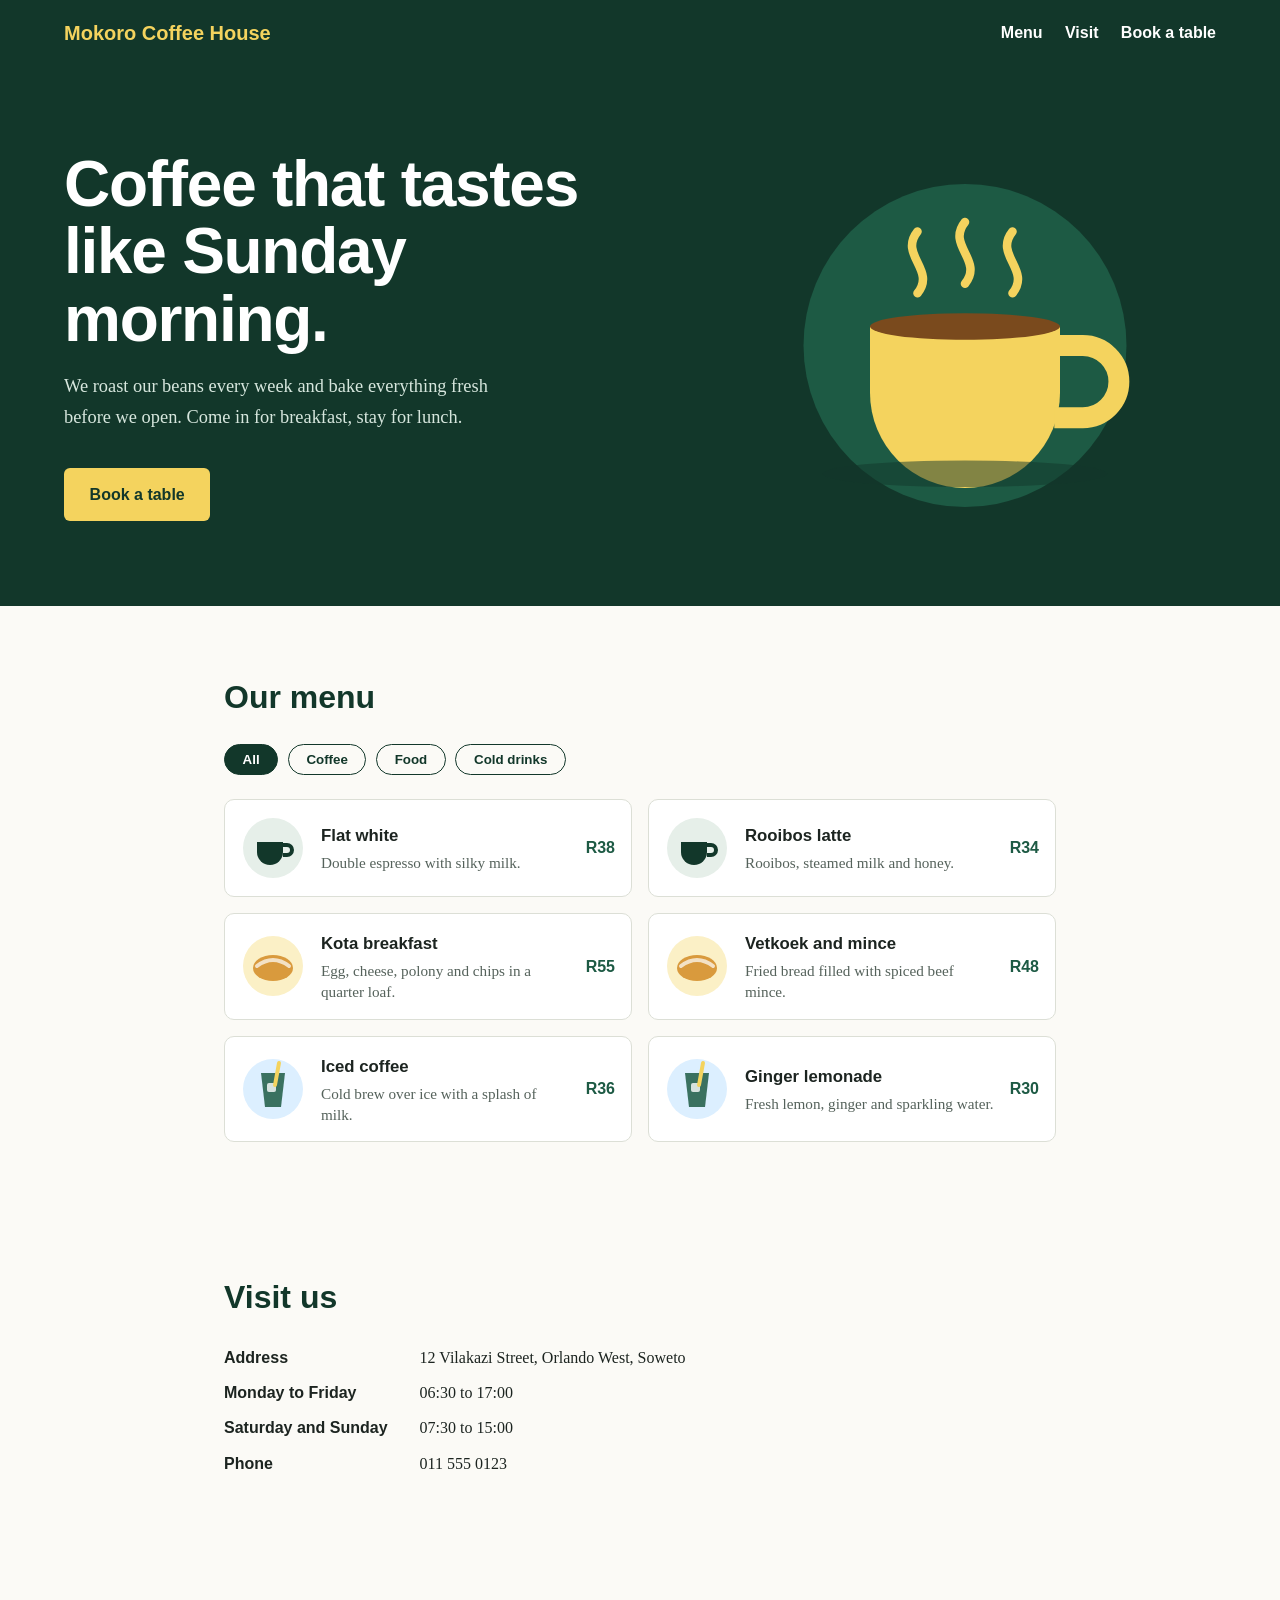
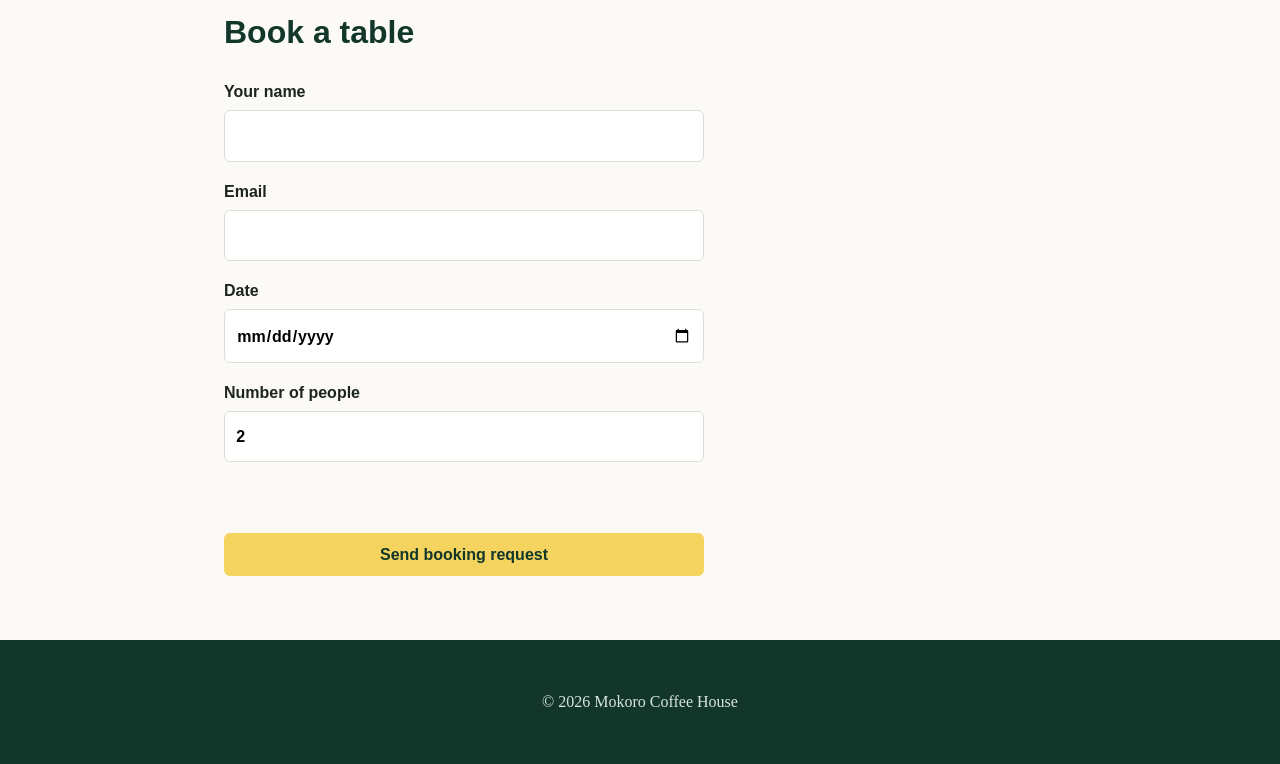
<file: index.html>
<!DOCTYPE html>
<html lang="en">
<head>
  <meta charset="UTF-8">
  <meta name="viewport" content="width=device-width, initial-scale=1">
  <title>Mokoro Coffee House | Soweto</title>
  <meta name="description" content="SNETHEMBA Coffee House: fresh coffee, breakfast and light lunches in Soweto.">
  <link rel="icon" href="images/favicon.svg" type="image/svg+xml">
  <link rel="stylesheet" href="css/style.css">
</head>
<body>
  <header class="top">
    <a class="brand" href="#top">Mokoro Coffee House</a>
    <nav><a href="#menu">Menu</a><a href="#visit">Visit</a><a href="#book">Book a table</a></nav>
  </header>

  <main id="top">
    <section class="hero">
      <div>
        <h1>Coffee that tastes like Sunday morning.</h1>
        <p>We roast our beans every week and bake everything fresh before we open. Come in for breakfast, stay for lunch.</p>
        <a class="btn" href="#book">Book a table</a>
      </div>
      <img src="images/hero-cup.svg" alt="Illustration of a steaming cup of coffee">
    </section>

    <section id="menu" class="wrap">
      <h2>Our menu</h2>
      <div class="filters" role="group" aria-label="Filter the menu">
        <button class="filter active" data-filter="all">All</button>
        <button class="filter" data-filter="coffee">Coffee</button>
        <button class="filter" data-filter="food">Food</button>
        <button class="filter" data-filter="cold">Cold drinks</button>
      </div>
      <div class="menu-grid" id="menuGrid">
        <article class="item" data-cat="coffee"><img src="images/coffee.svg" alt=""><div><h3>Flat white</h3><p>Double espresso with silky milk.</p></div><span class="price">R38</span></article>
        <article class="item" data-cat="coffee"><img src="images/coffee.svg" alt=""><div><h3>Rooibos latte</h3><p>Rooibos, steamed milk and honey.</p></div><span class="price">R34</span></article>
        <article class="item" data-cat="food"><img src="images/food.svg" alt=""><div><h3>Kota breakfast</h3><p>Egg, cheese, polony and chips in a quarter loaf.</p></div><span class="price">R55</span></article>
        <article class="item" data-cat="food"><img src="images/food.svg" alt=""><div><h3>Vetkoek and mince</h3><p>Fried bread filled with spiced beef mince.</p></div><span class="price">R48</span></article>
        <article class="item" data-cat="cold"><img src="images/cold.svg" alt=""><div><h3>Iced coffee</h3><p>Cold brew over ice with a splash of milk.</p></div><span class="price">R36</span></article>
        <article class="item" data-cat="cold"><img src="images/cold.svg" alt=""><div><h3>Ginger lemonade</h3><p>Fresh lemon, ginger and sparkling water.</p></div><span class="price">R30</span></article>
      </div>
    </section>

    <section id="visit" class="wrap visit">
      <h2>Visit us</h2>
      <dl>
        <dt>Address</dt><dd>12 Vilakazi Street, Orlando West, Soweto</dd>
        <dt>Monday to Friday</dt><dd>06:30 to 17:00</dd>
        <dt>Saturday and Sunday</dt><dd>07:30 to 15:00</dd>
        <dt>Phone</dt><dd>011 555 0123</dd>
      </dl>
    </section>

    <section id="book" class="wrap">
      <h2>Book a table</h2>
      <!-- Netlify Forms: Netlify finds this form when the site is deployed -->
      <form name="booking" method="POST" data-netlify="true" netlify-honeypot="bot-field" action="thanks.html" id="bookForm" novalidate>
        <input type="hidden" name="form-name" value="booking">
        <p hidden><label>Leave this empty: <input name="bot-field"></label></p>
        <label>Your name<input type="text" name="name" required></label>
        <label>Email<input type="email" name="email" required></label>
        <label>Date<input type="date" name="date" required></label>
        <label>Number of people<input type="number" name="guests" min="1" max="12" value="2" required></label>
        <p class="error" id="formError" role="alert"></p>
        <button class="btn" type="submit">Send booking request</button>
      </form>
    </section>
  </main>

  <footer><p>&copy; <span id="year">2026</span> Mokoro Coffee House</p></footer>
  <script src="js/script.js"></script>
</body>
</html>
</file>
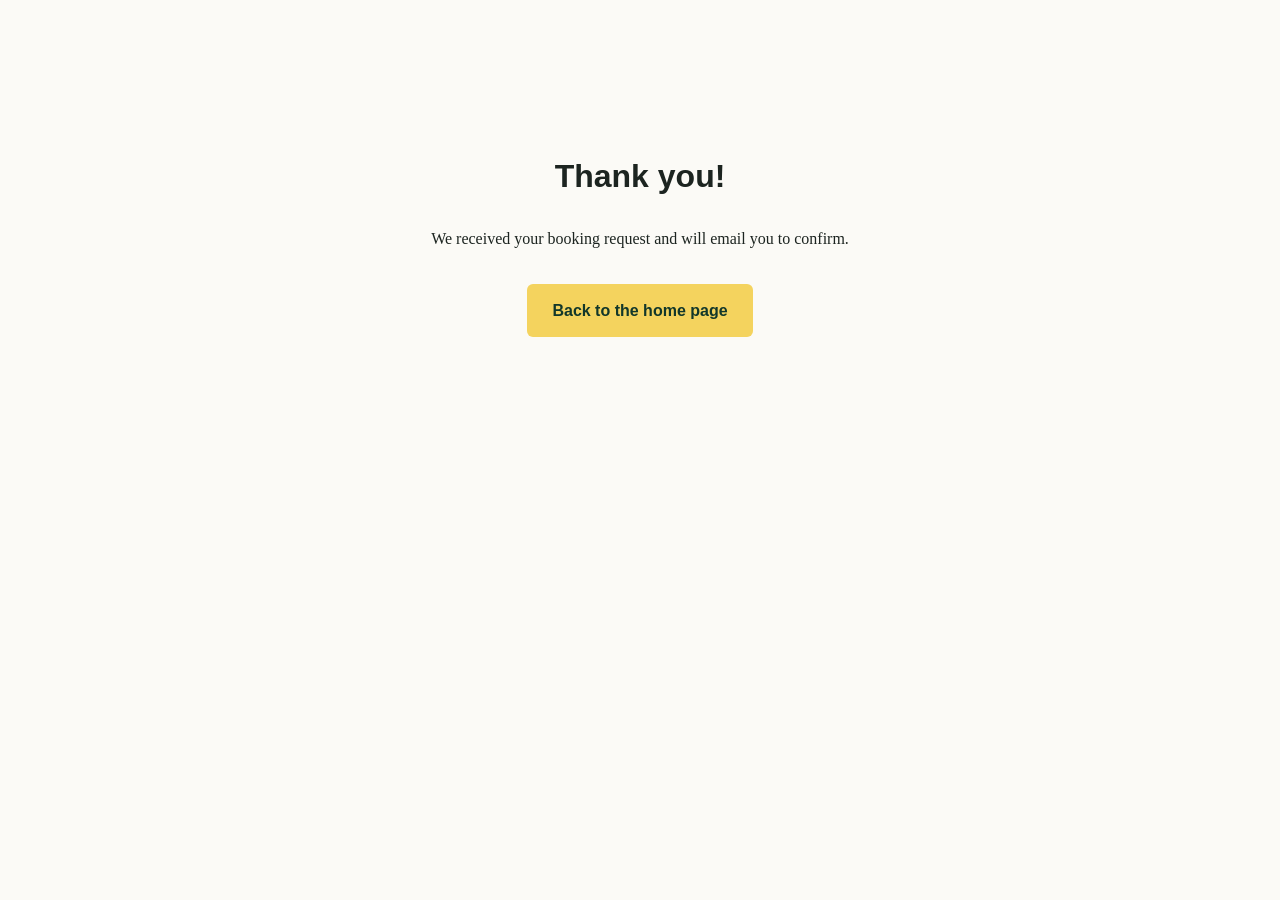
<file: thanks.html>
<!DOCTYPE html>
<html lang="en"><head><meta charset="UTF-8"><meta name="viewport" content="width=device-width, initial-scale=1"><title>Thank you | Mokoro Coffee House</title><link rel="stylesheet" href="css/style.css"></head>
<body><main class="wrap thanks"><h1>Thank you!</h1><p>We received your booking request and will email you to confirm.</p><a class="btn" href="index.html">Back to the home page</a></main></body></html>
</file>
<file: css/style.css>
:root{--green:#12372a;--green-2:#1d5a44;--butter:#f4d35e;--paper:#fbfaf6;--ink:#1c2420;--muted:#55625b;--line:#dcdfd6}
*{box-sizing:border-box}
html{scroll-behavior:smooth}
body{margin:0;font-family:Georgia,"Times New Roman",serif;background:var(--paper);color:var(--ink);line-height:1.7}
h1,h2,h3,.brand,.btn,nav,button,label{font-family:"Trebuchet MS","Segoe UI",Arial,sans-serif}
:focus-visible{outline:3px solid var(--green-2);outline-offset:3px}
.top{display:flex;justify-content:space-between;align-items:center;flex-wrap:wrap;gap:.5rem 2rem;padding:1rem 5vw;background:var(--green);color:#fff}
.brand{font-weight:800;font-size:1.25rem;color:var(--butter);text-decoration:none}
nav a{color:#fff;text-decoration:none;margin-left:1.4rem;font-weight:600}
nav a:hover{color:var(--butter)}
.hero{display:grid;grid-template-columns:1.2fr 1fr;gap:3rem;align-items:center;padding:5rem 5vw;background:var(--green);color:#fff}
.hero h1{font-size:clamp(2.2rem,5.5vw,4rem);line-height:1.05;margin:0 0 1rem;letter-spacing:-.02em}
.hero p{max-width:50ch;font-size:1.15rem;color:#d6e6dd}
.hero img{width:100%;max-width:380px;justify-self:center}
.btn{display:inline-block;margin-top:1rem;padding:.8rem 1.6rem;border:0;border-radius:6px;background:var(--butter);color:var(--green);font-weight:700;font-size:1rem;text-decoration:none;cursor:pointer}
.btn:hover{filter:brightness(.95)}
.wrap{max-width:960px;margin:auto;padding:4rem 5vw}
h2{font-size:2rem;margin:0 0 1.2rem;color:var(--green)}
.filters{display:flex;flex-wrap:wrap;gap:.6rem;margin-bottom:1.5rem}
.filter{padding:.45rem 1.1rem;border:1.5px solid var(--green);border-radius:999px;background:transparent;color:var(--green);font-weight:700;cursor:pointer}
.filter.active{background:var(--green);color:#fff}
.menu-grid{display:grid;grid-template-columns:repeat(auto-fit,minmax(280px,1fr));gap:1rem}
.item{display:flex;align-items:center;gap:1rem;padding:1rem;background:#fff;border:1px solid var(--line);border-radius:10px}
.item.hide{display:none}
.item img{width:64px;height:64px;flex:none}
.item h3{margin:0;font-size:1.05rem}
.item p{margin:.1rem 0 0;color:var(--muted);font-size:.95rem;line-height:1.4}
.price{margin-left:auto;font-family:"Trebuchet MS",Arial,sans-serif;font-weight:800;color:var(--green-2)}
.visit dl{display:grid;grid-template-columns:max-content 1fr;gap:.5rem 2rem;margin:0}
.visit dt{font-weight:700;font-family:"Trebuchet MS",Arial,sans-serif}
.visit dd{margin:0}
form{display:grid;gap:1rem;max-width:480px}
label{display:grid;gap:.3rem;font-weight:700}
input{padding:.7rem;border:1.5px solid var(--line);border-radius:6px;font:inherit}
.error{color:#b42318;font-weight:700;margin:0;min-height:1.4em}
.thanks{text-align:center;padding-top:8rem}
footer{text-align:center;padding:2rem 5vw;background:var(--green);color:#d6e6dd}
@media (max-width:720px){.hero{grid-template-columns:1fr;padding:3rem 5vw}.hero img{max-width:220px;order:-1}nav a{margin:0 1rem 0 0}}
@media (prefers-reduced-motion:reduce){html{scroll-behavior:auto}}
</file>
